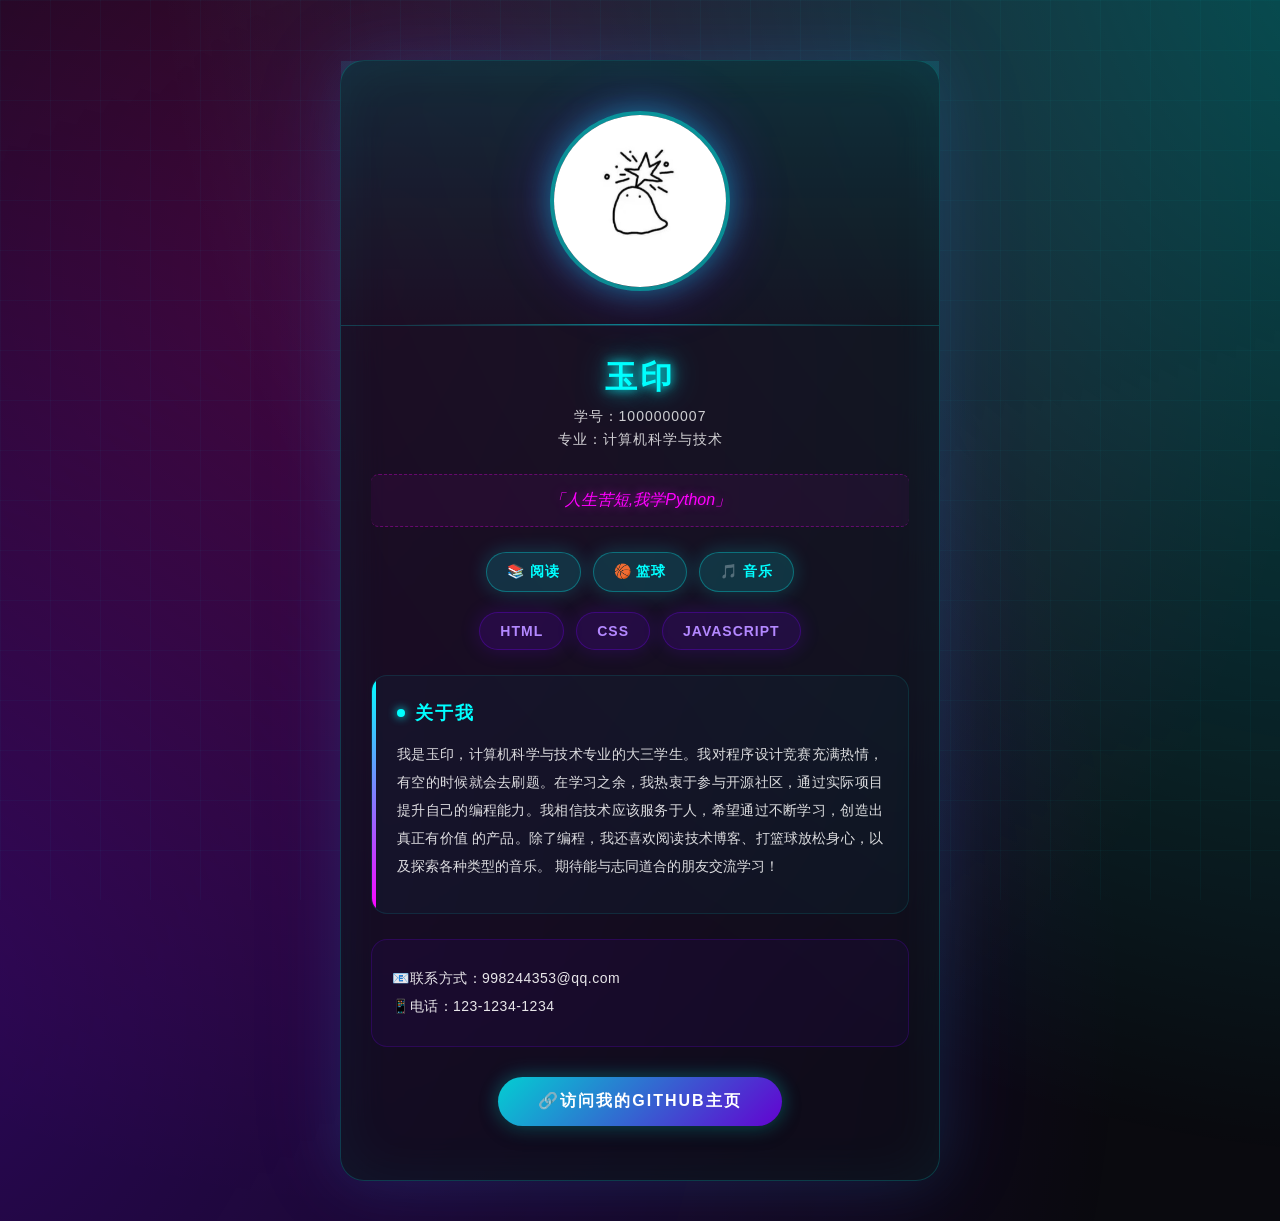
<file: index.html>
<!DOCTYPE html>
<html lang="zh-CN">
<head>
    <meta charset="UTF-8">
    <meta name="viewport" content="width=device-width, initial-scale=1.0">
    <title>个人数字名片 - 玉印</title>
    <!-- 链接外部 CSS 文件 -->
    <link rel="stylesheet" href="style.css">
</head>
<body>
    <!-- 整个名片卡片 -->
    <div class="card">
        <!-- 头部：照片区域 -->
        <div class="header">
            <img src="images/avatar.jpg" alt="个人头像" class="avatar">
        </div>
        
        <!-- 主体：个人信息 -->
        <div class="main">
            <h1 class="name">玉印</h1>
            <p class="student-id">学号：1000000007</p>
            <p class="major">专业：计算机科学与技术</p>
            
            <p class="signature">「人生苦短,我学Python」</p>
            
            <div class="tags">
                <span class="tag interest">📚 阅读</span>
                <span class="tag interest">🏀 篮球</span>
                <span class="tag interest">🎵 音乐</span>
            </div>
            
            <div class="tags">
                <span class="tag skill">HTML</span>
                <span class="tag skill">CSS</span>
                <span class="tag skill">JavaScript</span>
            </div>

            <div class="intro">
                <h3>关于我</h3>
                <p>
                    我是玉印，计算机科学与技术专业的大三学生。我对程序设计竞赛充满热情，
                    有空的时候就会去刷题。在学习之余，我热衷于参与开源社区，通过实际项目
                    提升自己的编程能力。我相信技术应该服务于人，希望通过不断学习，创造出真正有价值
                    的产品。除了编程，我还喜欢阅读技术博客、打篮球放松身心，以及探索各种类型的音乐。
                    期待能与志同道合的朋友交流学习！
                </p>
            </div>


            <div class="contact">
                <p>📧联系方式：998244353@qq.com<command></p>
                <p>📱电话：123-1234-1234</p>
            </div>
            
            <div class="external-link">
                <a href="https://github.com/yuyin-d" target="_blank">🔗访问我的GitHub主页</a>
            </div>
        </div>
    </div>
</body>

</html>
</file>
<file: style.css>
/* 全局样式 */
* {
    margin: 0;
    padding: 0;
    box-sizing: border-box;
}

body {
    font-family: 'Orbitron', 'Segoe UI', Tahoma, Geneva, Verdana, sans-serif;
    background: #0a0a0f;
    min-height: 100vh;
    display: flex;
    justify-content: center;
    align-items: flex-start;
    padding: 40px 20px;
    position: relative;
    overflow-y: auto;
}

/* 动态背景 */
body::before {
    content: '';
    position: fixed;
    top: -50%;
    left: -50%;
    width: 200%;
    height: 200%;
    background: 
        radial-gradient(circle at 20% 80%, rgba(120, 0, 255, 0.3) 0%, transparent 50%),
        radial-gradient(circle at 80% 20%, rgba(0, 255, 255, 0.3) 0%, transparent 50%),
        radial-gradient(circle at 40% 40%, rgba(255, 0, 128, 0.2) 0%, transparent 50%);
    animation: backgroundMove 20s ease-in-out infinite;
    z-index: 0;
    pointer-events: none;
}

@keyframes backgroundMove {
    0%, 100% { transform: translate(0, 0) rotate(0deg); }
    25% { transform: translate(2%, 2%) rotate(5deg); }
    50% { transform: translate(-1%, 3%) rotate(-3deg); }
    75% { transform: translate(3%, -2%) rotate(2deg); }
}

/* 网格背景 */
body::after {
    content: '';
    position: fixed;
    top: 0;
    left: 0;
    width: 100%;
    height: 100%;
    background-image: 
        linear-gradient(rgba(0, 255, 255, 0.03) 1px, transparent 1px),
        linear-gradient(90deg, rgba(0, 255, 255, 0.03) 1px, transparent 1px);
    background-size: 50px 50px;
    animation: gridMove 10s linear infinite;
    z-index: 0;
    pointer-events: none;
}

@keyframes gridMove {
    0% { transform: translate(0, 0); }
    100% { transform: translate(50px, 50px); }
}

/* 名片卡片 */
.card {
    max-width: 600px;
    width: 100%;
    background: rgba(15, 15, 25, 0.7);
    backdrop-filter: blur(20px);
    border-radius: 24px;
    border: 1px solid rgba(0, 255, 255, 0.2);
    box-shadow: 
        0 0 60px rgba(0, 255, 255, 0.1),
        0 0 100px rgba(120, 0, 255, 0.1),
        inset 0 0 60px rgba(0, 255, 255, 0.05);
    overflow: visible;
    transition: all 0.4s cubic-bezier(0.4, 0, 0.2, 1);
    position: relative;
    z-index: 1;
    margin-top: 20px;
}

.card::before {
    content: '';
    position: absolute;
    top: -2px;
    left: -2px;
    right: -2px;
    bottom: -2px;
    background: linear-gradient(45deg, 
        rgba(0, 255, 255, 0.3),
        rgba(120, 0, 255, 0.3),
        rgba(255, 0, 128, 0.3),
        rgba(0, 255, 255, 0.3));
    background-size: 400% 400%;
    border-radius: 26px;
    z-index: -1;
    opacity: 0;
    animation: borderGlow 8s ease infinite;
    transition: opacity 0.3s ease;
}

.card:hover {
    transform: translateY(-10px) scale(1.02);
    box-shadow: 
        0 0 80px rgba(0, 255, 255, 0.2),
        0 0 120px rgba(120, 0, 255, 0.15),
        inset 0 0 80px rgba(0, 255, 255, 0.08);
}

.card:hover::before {
    opacity: 1;
}

@keyframes borderGlow {
    0%, 100% { background-position: 0% 50%; }
    50% { background-position: 100% 50%; }
}

/* 头部样式 */
.header {
    background: linear-gradient(180deg, 
        rgba(0, 255, 255, 0.1) 0%, 
        transparent 100%);
    padding: 50px 20px 30px;
    text-align: center;
    position: relative;
    border-bottom: 1px solid rgba(0, 255, 255, 0.1);
}

.header::after {
    content: '';
    position: absolute;
    bottom: 0;
    left: 50%;
    transform: translateX(-50%);
    width: 80%;
    height: 1px;
    background: linear-gradient(90deg, 
        transparent, 
        rgba(0, 255, 255, 0.5), 
        transparent);
}

.avatar {
    width: 180px;
    height: 180px;
    border-radius: 50%;
    border: 4px solid rgba(0, 255, 255, 0.5);
    object-fit: cover;
    box-shadow: 
        0 0 30px rgba(0, 255, 255, 0.4),
        0 0 60px rgba(120, 0, 255, 0.3);
    transition: all 0.4s ease;
    position: relative;
    z-index: 2;
}

.avatar:hover {
    transform: rotate(5deg) scale(1.05);
    box-shadow: 
        0 0 50px rgba(0, 255, 255, 0.6),
        0 0 80px rgba(120, 0, 255, 0.5);
}

/* 主体样式 */
.main {
    padding: 30px;
    position: relative;
}

.name {
    font-size: 32px;
    font-weight: 700;
    color: #0ff;
    margin-bottom: 8px;
    text-align: center;
    text-transform: uppercase;
    letter-spacing: 3px;
    text-shadow: 
        0 0 10px rgba(0, 255, 255, 0.8),
        0 0 20px rgba(0, 255, 255, 0.6),
        0 0 40px rgba(0, 255, 255, 0.4);
    position: relative;
}

.student-id, .major {
    color: rgba(255, 255, 255, 0.8);
    text-align: center;
    margin-bottom: 5px;
    font-size: 14px;
    letter-spacing: 1px;
}

.signature {
    font-style: italic;
    color: #ff00ff;
    text-align: center;
    margin: 25px 0;
    padding: 15px;
    font-size: 16px;
    border-top: 1px dashed rgba(255, 0, 255, 0.3);
    border-bottom: 1px dashed rgba(255, 0, 255, 0.3);
    text-shadow: 0 0 10px rgba(255, 0, 255, 0.5);
    background: rgba(255, 0, 255, 0.05);
    border-radius: 8px;
}

/* 标签样式 */
.tags {
    margin: 20px 0;
    display: flex;
    gap: 12px;
    flex-wrap: wrap;
    justify-content: center;
}

.tag {
    padding: 10px 20px;
    border-radius: 25px;
    font-size: 14px;
    font-weight: 600;
    letter-spacing: 1px;
    text-transform: uppercase;
    position: relative;
    overflow: hidden;
    transition: all 0.3s ease;
    cursor: pointer;
}

.tag::before {
    content: '';
    position: absolute;
    top: 0;
    left: -100%;
    width: 100%;
    height: 100%;
    background: linear-gradient(90deg, transparent, rgba(255, 255, 255, 0.3), transparent);
    transition: left 0.5s ease;
}

.tag:hover::before {
    left: 100%;
}

.tag:hover {
    transform: translateY(-3px) scale(1.05);
}

.tag.interest {
    background: rgba(0, 255, 255, 0.15);
    color: #0ff;
    border: 1px solid rgba(0, 255, 255, 0.3);
    box-shadow: 0 0 20px rgba(0, 255, 255, 0.2);
}

.tag.interest:hover {
    box-shadow: 0 0 30px rgba(0, 255, 255, 0.4);
}

.tag.skill {
    background: rgba(120, 0, 255, 0.15);
    color: #b388ff;
    border: 1px solid rgba(120, 0, 255, 0.3);
    box-shadow: 0 0 20px rgba(120, 0, 255, 0.2);
}

.tag.skill:hover {
    box-shadow: 0 0 30px rgba(120, 0, 255, 0.4);
}

/* 自我介绍 */
.intro {
    margin: 25px 0;
    padding: 25px;
    background: rgba(0, 255, 255, 0.03);
    border-radius: 16px;
    border: 1px solid rgba(0, 255, 255, 0.1);
    position: relative;
    overflow: hidden;
}

.intro::before {
    content: '';
    position: absolute;
    top: 0;
    left: 0;
    width: 4px;
    height: 100%;
    background: linear-gradient(180deg, #0ff, #ff00ff);
}

.intro h3 {
    color: #0ff;
    margin-bottom: 15px;
    font-size: 18px;
    text-transform: uppercase;
    letter-spacing: 2px;
    display: flex;
    align-items: center;
    gap: 10px;
}

.intro h3::before {
    content: '';
    width: 8px;
    height: 8px;
    background: #0ff;
    border-radius: 50%;
    box-shadow: 0 0 10px #0ff;
    animation: pulse 2s ease-in-out infinite;
}

@keyframes pulse {
    0%, 100% { transform: scale(1); opacity: 1; }
    50% { transform: scale(1.5); opacity: 0.5; }
}

.intro p {
    color: rgba(255, 255, 255, 0.85);
    line-height: 2;
    text-align: justify;
    font-size: 14px;
    margin: 8px 0;
}

/* 联系方式 */
.contact {
    margin: 25px 0;
    padding: 20px;
    background: rgba(120, 0, 255, 0.05);
    border-radius: 16px;
    border: 1px solid rgba(120, 0, 255, 0.2);
    position: relative;
}

.contact::before {
    content: '';
    position: absolute;
    top: -2px;
    left: -2px;
    right: -2px;
    bottom: -2px;
    background: linear-gradient(45deg, 
        rgba(120, 0, 255, 0.3), 
        rgba(255, 0, 128, 0.3), 
        rgba(120, 0, 255, 0.3));
    background-size: 300% 300%;
    border-radius: 18px;
    z-index: -1;
    opacity: 0;
    animation: contactGlow 6s ease infinite;
    transition: opacity 0.3s ease;
}

.contact:hover::before {
    opacity: 1;
}

@keyframes contactGlow {
    0%, 100% { background-position: 0% 50%; }
    50% { background-position: 100% 50%; }
}

.contact p {
    color: rgba(255, 255, 255, 0.9);
    margin: 10px 0;
    font-size: 14px;
    letter-spacing: 0.5px;
    transition: all 0.3s ease;
}

.contact p:hover {
    color: #b388ff;
    text-shadow: 0 0 10px rgba(120, 0, 255, 0.5);
    transform: translateX(10px);
}

/* 外部链接 */
.external-link {
    text-align: center;
    margin-top: 30px;
    margin-bottom: 20px;
}

.external-link a {
    display: inline-block;
    padding: 14px 40px;
    background: linear-gradient(135deg, 
        rgba(0, 255, 255, 0.8) 0%, 
        rgba(120, 0, 255, 0.8) 100%);
    color: white;
    text-decoration: none;
    border-radius: 30px;
    font-weight: 600;
    text-transform: uppercase;
    letter-spacing: 2px;
    transition: all 0.4s cubic-bezier(0.4, 0, 0.2, 1);
    position: relative;
    overflow: hidden;
    box-shadow: 
        0 0 20px rgba(0, 255, 255, 0.3),
        0 5px 20px rgba(0, 0, 0, 0.3);
}

.external-link a::before {
    content: '';
    position: absolute;
    top: 0;
    left: -100%;
    width: 100%;
    height: 100%;
    background: linear-gradient(90deg, 
        transparent, 
        rgba(255, 255, 255, 0.4), 
        transparent);
    transition: left 0.6s ease;
}

.external-link a:hover::before {
    left: 100%;
}

.external-link a:hover {
    transform: translateY(-5px) scale(1.05);
    box-shadow: 
        0 0 40px rgba(0, 255, 255, 0.5),
        0 0 60px rgba(120, 0, 255, 0.4),
        0 10px 30px rgba(0, 0, 0, 0.4);
}

/* 添加滚动条样式 */
::-webkit-scrollbar {
    width: 8px;
}

::-webkit-scrollbar-track {
    background: rgba(0, 0, 0, 0.3);
}

::-webkit-scrollbar-thumb {
    background: linear-gradient(180deg, #0ff, #ff00ff);
    border-radius: 4px;
}

::-webkit-scrollbar-thumb:hover {
    background: linear-gradient(180deg, #b388ff, #ff00ff);
}
</file>
